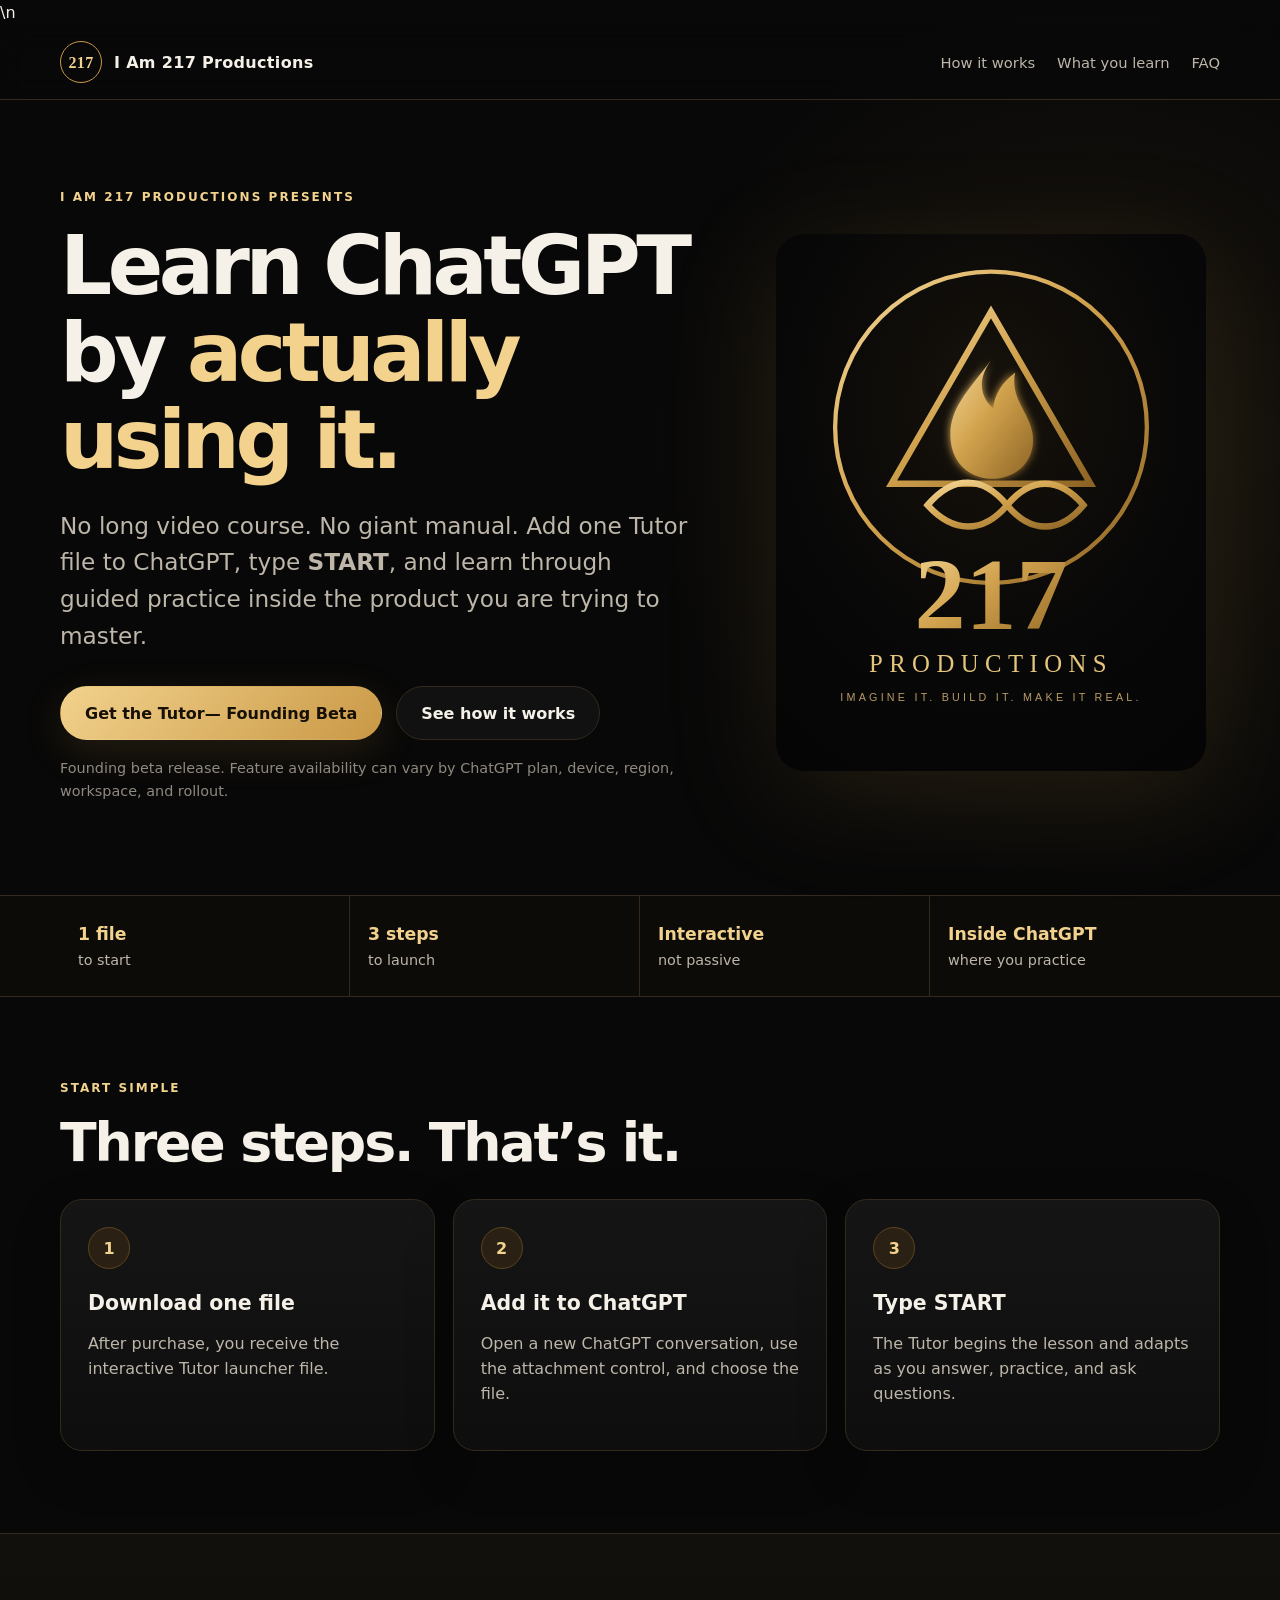
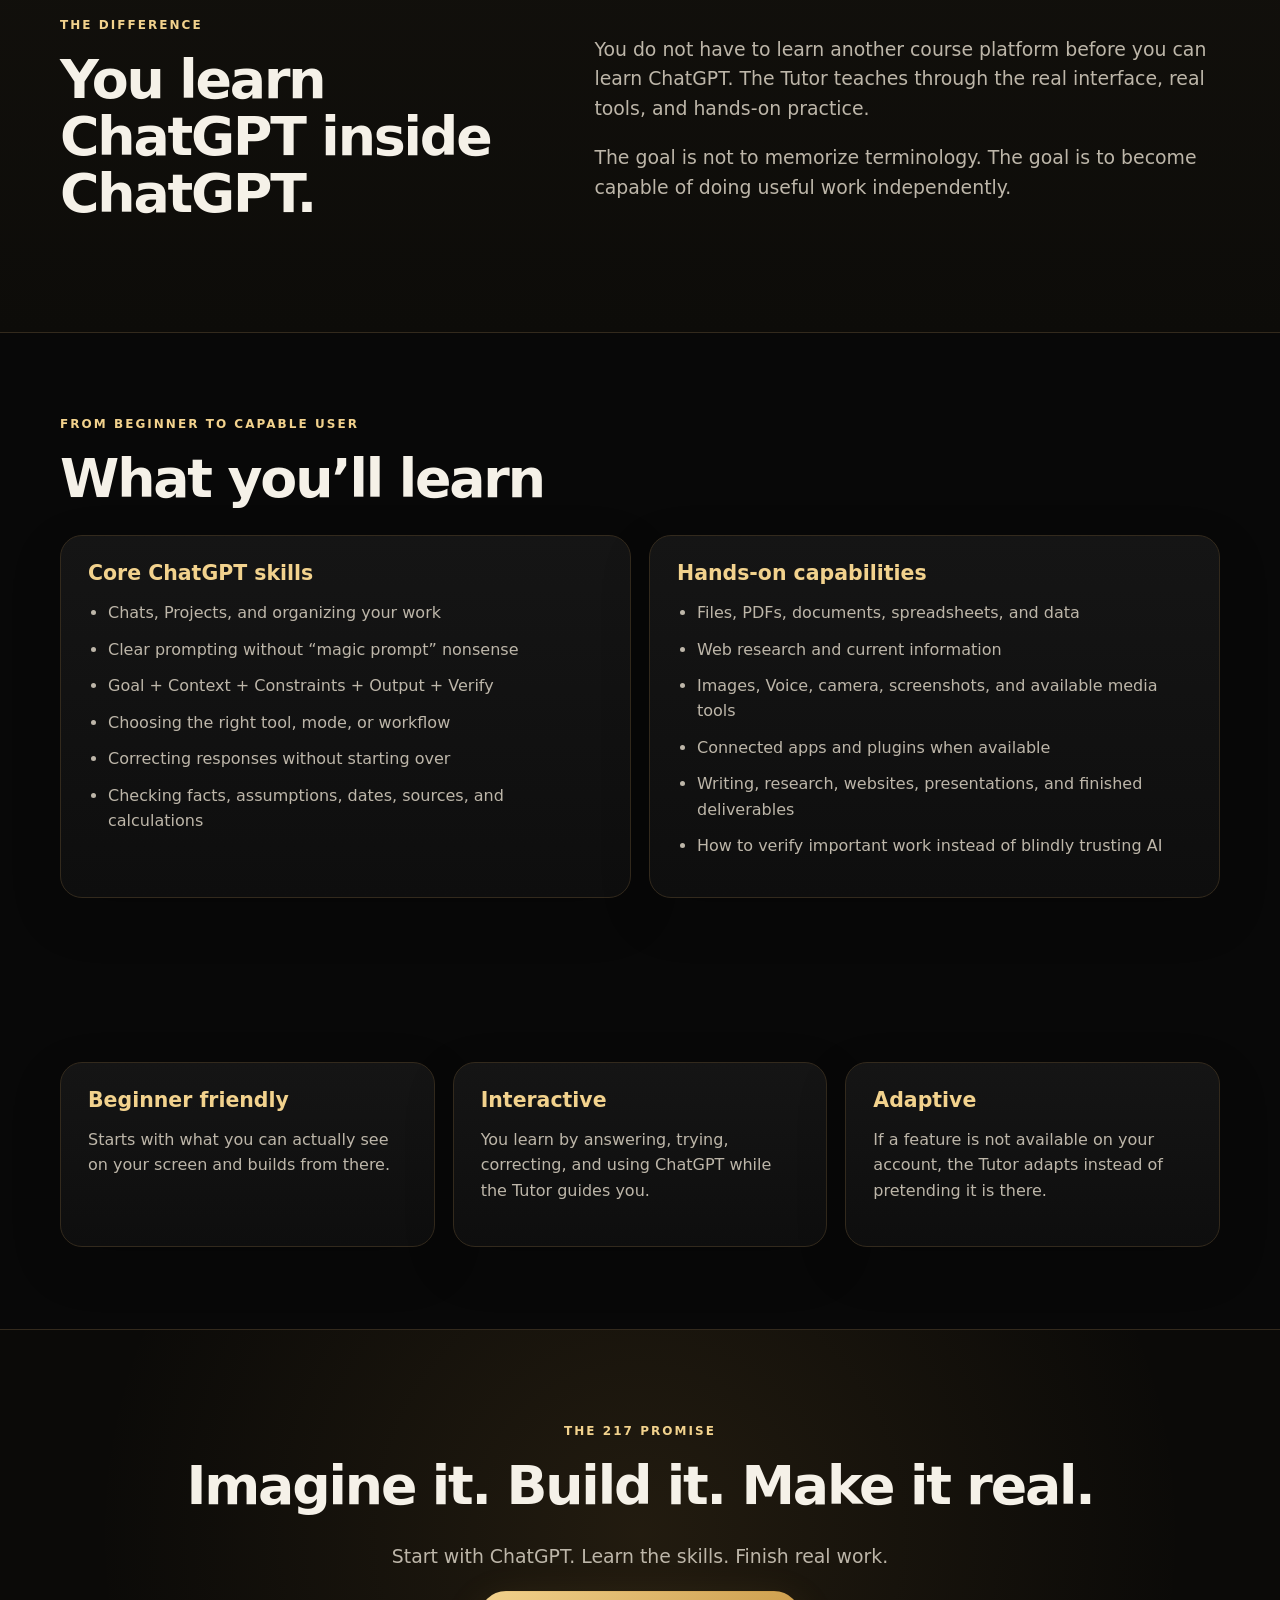
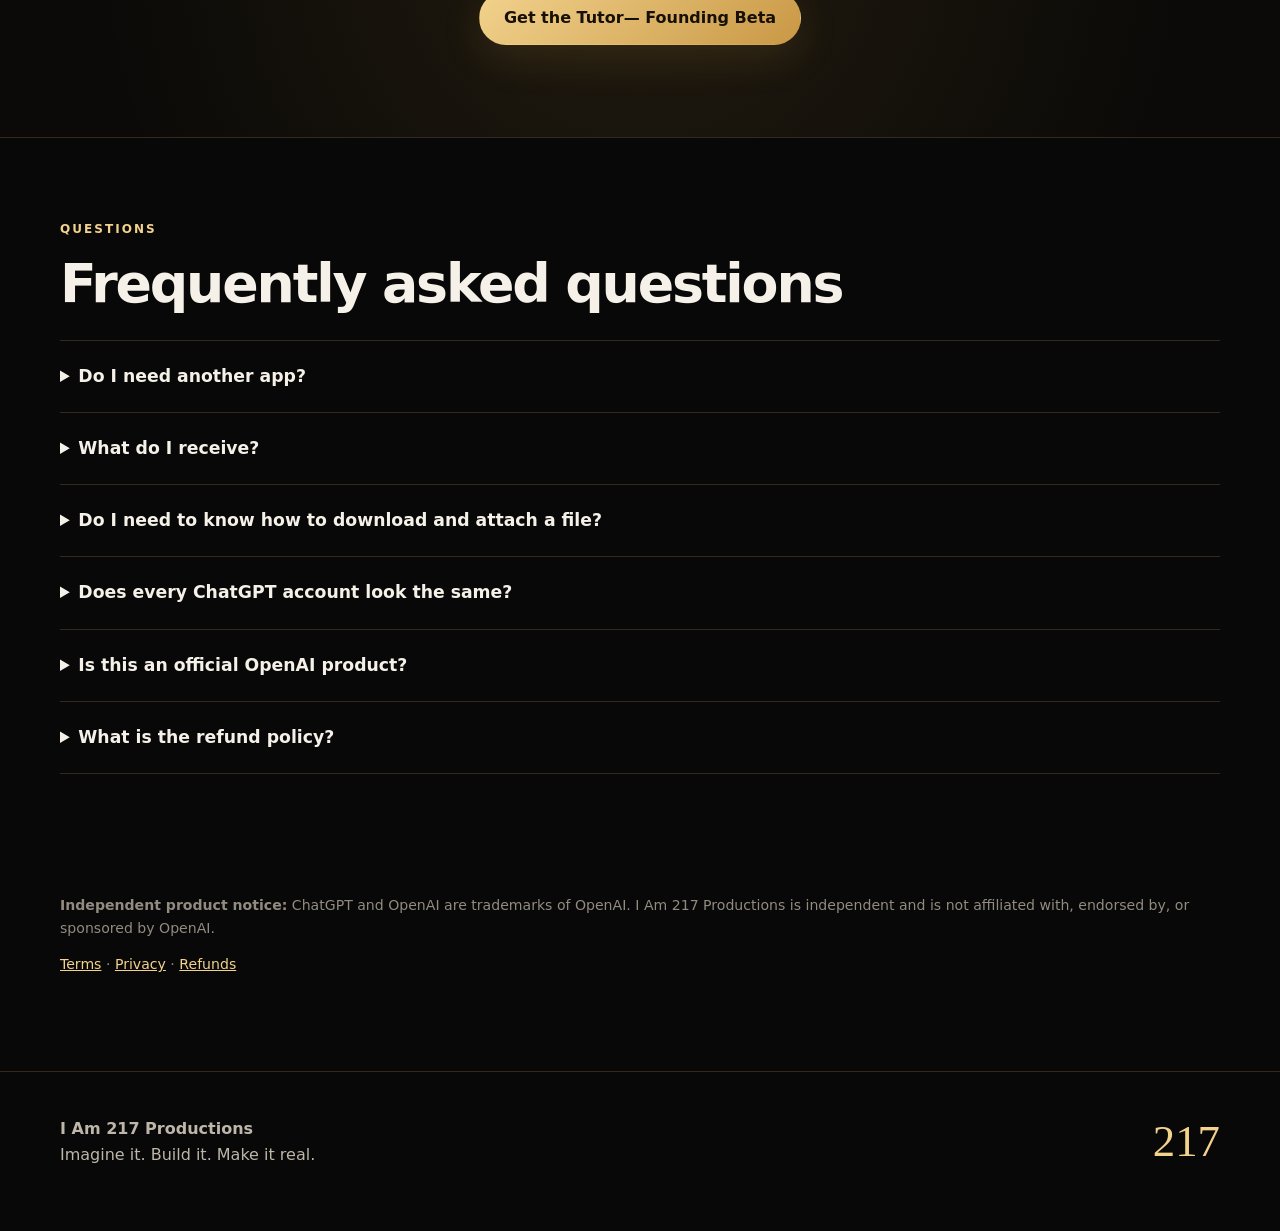
<file: index.html>
<!doctype html>
<html lang="en">
<head>
  <meta charset="utf-8">
  <meta name="viewport" content="width=device-width,initial-scale=1">
  <title>217 Interactive Tutor | I Am 217 Productions</title>
  <meta name="description" content="Learn ChatGPT by actually using it. One file. One chat. Type START.">
  <meta name="theme-color" content="#080808">\n  <link rel="icon" href="favicon.svg" type="image/svg+xml">
  <link rel="stylesheet" href="styles.css">
  <script src="site-config.js" defer></script>
  <script src="site.js" defer></script>
</head>
<body>
<header class="topbar">
  <div class="wrap nav">
    <a class="brand" href="#top" aria-label="I Am 217 Productions home">
      <span class="mini-mark">217</span>
      <span>I Am 217 Productions</span>
    </a>
    <nav><a href="#how">How it works</a><a href="#learn">What you learn</a><a href="#faq">FAQ</a></nav>
  </div>
</header>

<main id="top">
  <section class="hero wrap">
    <div class="hero-copy">
      <div class="eyebrow">I AM 217 PRODUCTIONS PRESENTS</div>
      <h1>Learn ChatGPT by <span>actually using it.</span></h1>
      <p class="lead">No long video course. No giant manual. Add one Tutor file to ChatGPT, type <strong>START</strong>, and learn through guided practice inside the product you are trying to master.</p>
      <div class="hero-actions">
        <a class="button primary buy-link" href="#">Get the Tutor <span class="price-label"></span></a>
        <a class="button secondary" href="#how">See how it works</a>
      </div>
      <p class="micro">Founding beta release. Feature availability can vary by ChatGPT plan, device, region, workspace, and rollout.</p>
    </div>
    <div class="hero-art">
      <img class="brand-mark" src="brand-mark.svg" alt="I Am 217 Productions — Imagine it. Build it. Make it real.">
    </div>
  </section>

  <section class="proofbar">
    <div class="wrap proofgrid">
      <div><strong>1 file</strong><span>to start</span></div>
      <div><strong>3 steps</strong><span>to launch</span></div>
      <div><strong>Interactive</strong><span>not passive</span></div>
      <div><strong>Inside ChatGPT</strong><span>where you practice</span></div>
    </div>
  </section>

  <section id="how" class="section wrap">
    <div class="section-kicker">START SIMPLE</div>
    <h2>Three steps. That’s it.</h2>
    <div class="cards three">
      <article class="card"><div class="num">1</div><h3>Download one file</h3><p>After purchase, you receive the interactive Tutor launcher file.</p></article>
      <article class="card"><div class="num">2</div><h3>Add it to ChatGPT</h3><p>Open a new ChatGPT conversation, use the attachment control, and choose the file.</p></article>
      <article class="card"><div class="num">3</div><h3>Type START</h3><p>The Tutor begins the lesson and adapts as you answer, practice, and ask questions.</p></article>
    </div>
  </section>

  <section class="section darkband">
    <div class="wrap split">
      <div>
        <div class="section-kicker">THE DIFFERENCE</div>
        <h2>You learn ChatGPT inside ChatGPT.</h2>
      </div>
      <div>
        <p class="wide">You do not have to learn another course platform before you can learn ChatGPT. The Tutor teaches through the real interface, real tools, and hands-on practice.</p>
        <p class="wide">The goal is not to memorize terminology. The goal is to become capable of doing useful work independently.</p>
      </div>
    </div>
  </section>

  <section id="learn" class="section wrap">
    <div class="section-kicker">FROM BEGINNER TO CAPABLE USER</div>
    <h2>What you’ll learn</h2>
    <div class="cards two">
      <article class="card feature">
        <h3>Core ChatGPT skills</h3>
        <ul>
          <li>Chats, Projects, and organizing your work</li>
          <li>Clear prompting without “magic prompt” nonsense</li>
          <li>Goal + Context + Constraints + Output + Verify</li>
          <li>Choosing the right tool, mode, or workflow</li>
          <li>Correcting responses without starting over</li>
          <li>Checking facts, assumptions, dates, sources, and calculations</li>
        </ul>
      </article>
      <article class="card feature">
        <h3>Hands-on capabilities</h3>
        <ul>
          <li>Files, PDFs, documents, spreadsheets, and data</li>
          <li>Web research and current information</li>
          <li>Images, Voice, camera, screenshots, and available media tools</li>
          <li>Connected apps and plugins when available</li>
          <li>Writing, research, websites, presentations, and finished deliverables</li>
          <li>How to verify important work instead of blindly trusting AI</li>
        </ul>
      </article>
    </div>
  </section>

  <section class="section wrap">
    <div class="cards three">
      <article class="card statement"><h3>Beginner friendly</h3><p>Starts with what you can actually see on your screen and builds from there.</p></article>
      <article class="card statement"><h3>Interactive</h3><p>You learn by answering, trying, correcting, and using ChatGPT while the Tutor guides you.</p></article>
      <article class="card statement"><h3>Adaptive</h3><p>If a feature is not available on your account, the Tutor adapts instead of pretending it is there.</p></article>
    </div>
  </section>

  <section class="cta">
    <div class="wrap centered">
      <div class="section-kicker">THE 217 PROMISE</div>
      <h2>Imagine it. Build it. Make it real.</h2>
      <p class="wide center-copy">Start with ChatGPT. Learn the skills. Finish real work.</p>
      <a class="button primary buy-link" href="#">Get the Tutor <span class="price-label"></span></a>
    </div>
  </section>

  <section id="faq" class="section wrap faq">
    <div class="section-kicker">QUESTIONS</div>
    <h2>Frequently asked questions</h2>
    <details><summary>Do I need another app?</summary><p>No separate training app is required. You use your own ChatGPT account and the Tutor file you receive.</p></details>
    <details><summary>What do I receive?</summary><p>The founding beta is intentionally simple: one interactive Tutor launcher file, plus clear start instructions.</p></details>
    <details><summary>Do I need to know how to download and attach a file?</summary><p>You need to be able to save the file and choose it from ChatGPT’s attachment control. The delivery instructions show the steps clearly.</p></details>
    <details><summary>Does every ChatGPT account look the same?</summary><p>No. Features can vary by plan, device, region, workspace settings, and rollout. The Tutor is designed to ask what you actually see and adapt.</p></details>
    <details><summary>Is this an official OpenAI product?</summary><p>No. This is an independent educational product from I Am 217 Productions. It is not affiliated with, sponsored by, or endorsed by OpenAI.</p></details>
    <details><summary>What is the refund policy?</summary><p>The final founding-beta refund policy will be posted before paid checkout is enabled.</p></details>
  </section>

  <section class="section wrap legal-note">
    <p><strong>Independent product notice:</strong> ChatGPT and OpenAI are trademarks of OpenAI. I Am 217 Productions is independent and is not affiliated with, endorsed by, or sponsored by OpenAI.</p>
    <p><a href="terms.html">Terms</a> · <a href="privacy.html">Privacy</a> · <a href="refunds.html">Refunds</a></p>
  </section>
</main>

<footer>
  <div class="wrap footer-inner">
    <div><strong>I Am 217 Productions</strong><br><span>Imagine it. Build it. Make it real.</span></div>
    <div class="footer-217">217</div>
  </div>
</footer>
</body>
</html>
</file>
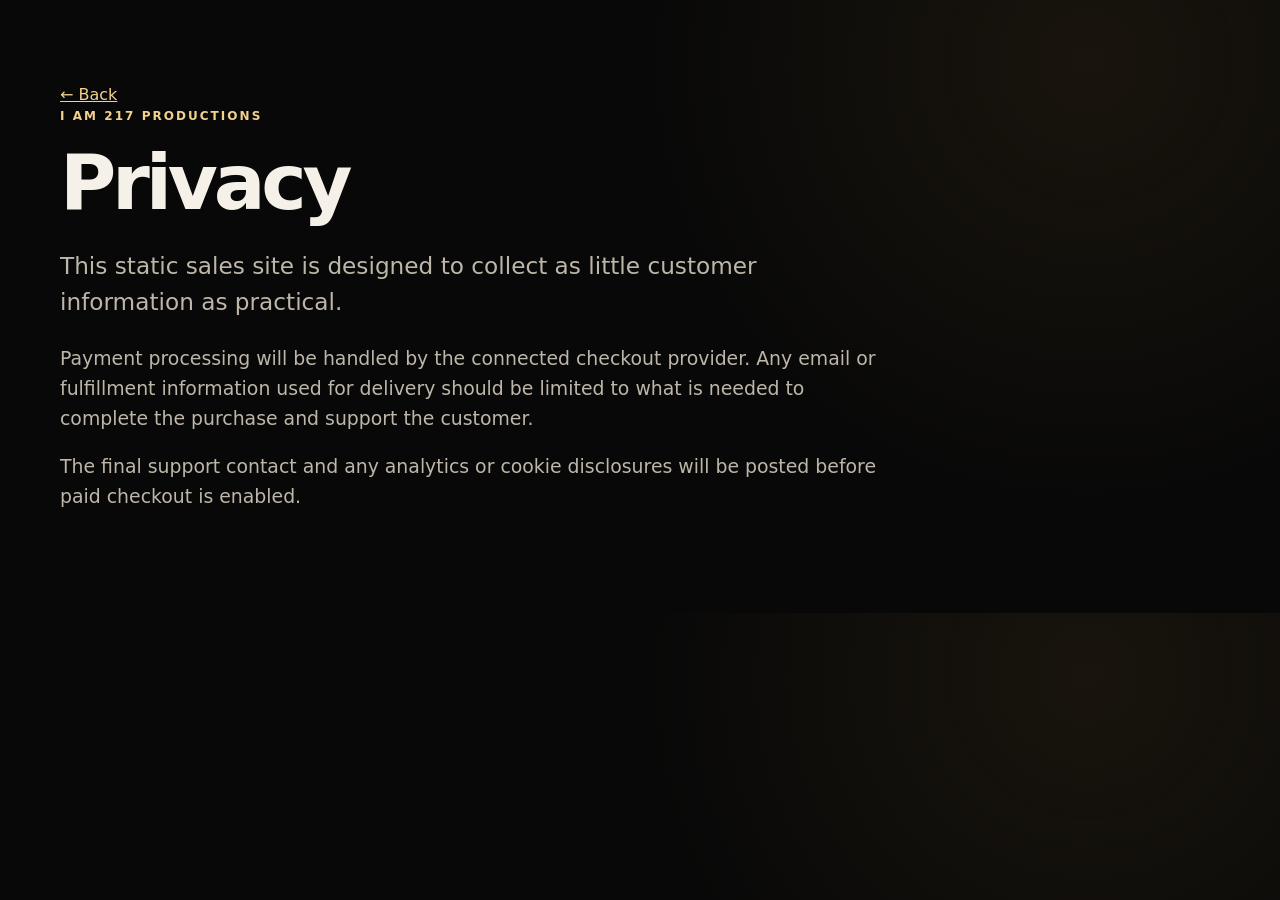
<file: privacy.html>
<!doctype html><html lang="en"><head><meta charset="utf-8"><meta name="viewport" content="width=device-width,initial-scale=1"><title>Privacy | I Am 217 Productions</title><link rel="stylesheet" href="styles.css"></head><body><main class="section wrap"><a href="index.html">← Back</a><div class="section-kicker">I AM 217 PRODUCTIONS</div><h1 style="font-size:clamp(2.8rem,6vw,5rem)">Privacy</h1><p class="lead">This static sales site is designed to collect as little customer information as practical.</p><p class="wide">Payment processing will be handled by the connected checkout provider. Any email or fulfillment information used for delivery should be limited to what is needed to complete the purchase and support the customer.</p><p class="wide">The final support contact and any analytics or cookie disclosures will be posted before paid checkout is enabled.</p></main></body></html>
</file>
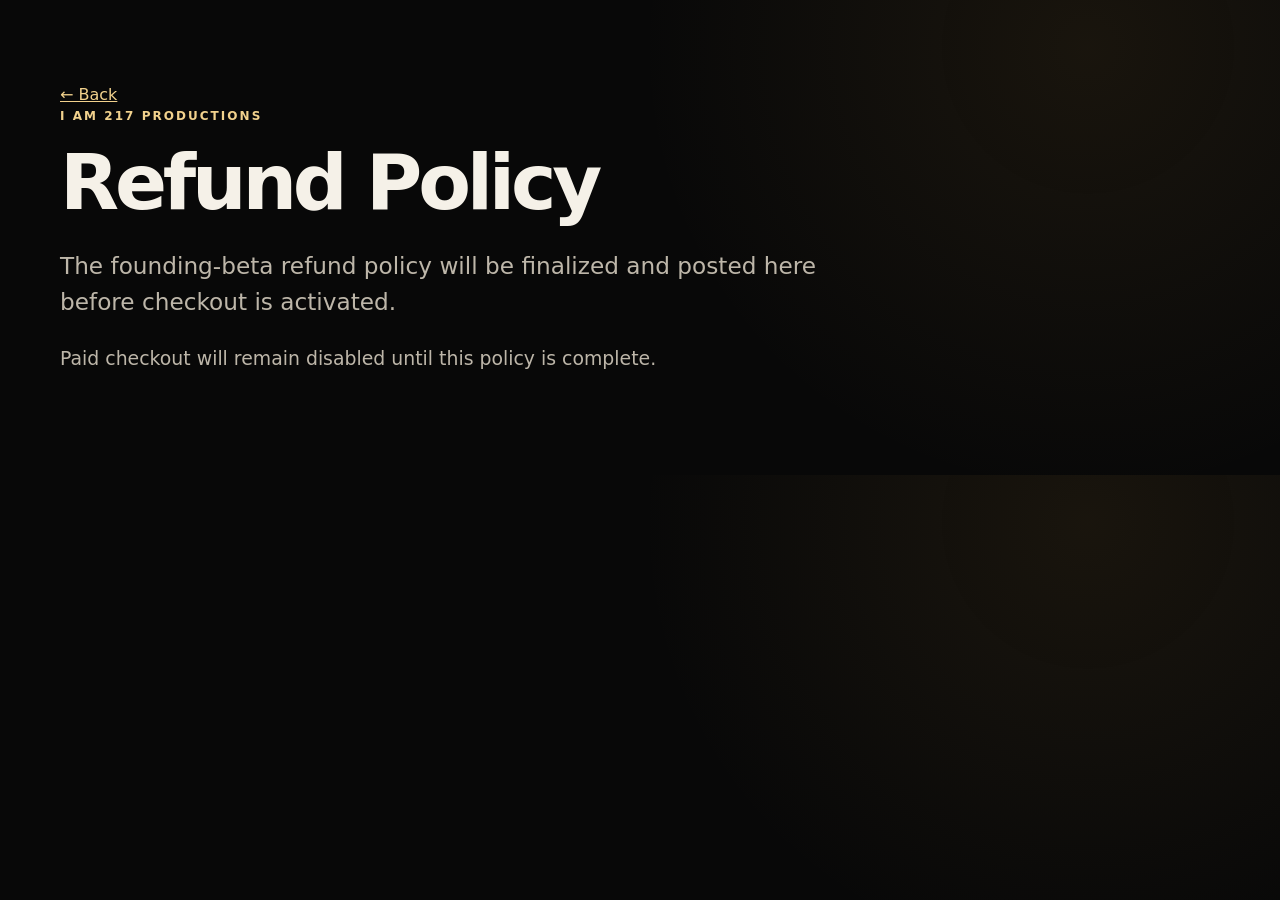
<file: refunds.html>
<!doctype html><html lang="en"><head><meta charset="utf-8"><meta name="viewport" content="width=device-width,initial-scale=1"><title>Refunds | I Am 217 Productions</title><link rel="stylesheet" href="styles.css"></head><body><main class="section wrap"><a href="index.html">← Back</a><div class="section-kicker">I AM 217 PRODUCTIONS</div><h1 style="font-size:clamp(2.8rem,6vw,5rem)">Refund Policy</h1><p class="lead">The founding-beta refund policy will be finalized and posted here before checkout is activated.</p><p class="wide">Paid checkout will remain disabled until this policy is complete.</p></main></body></html>
</file>
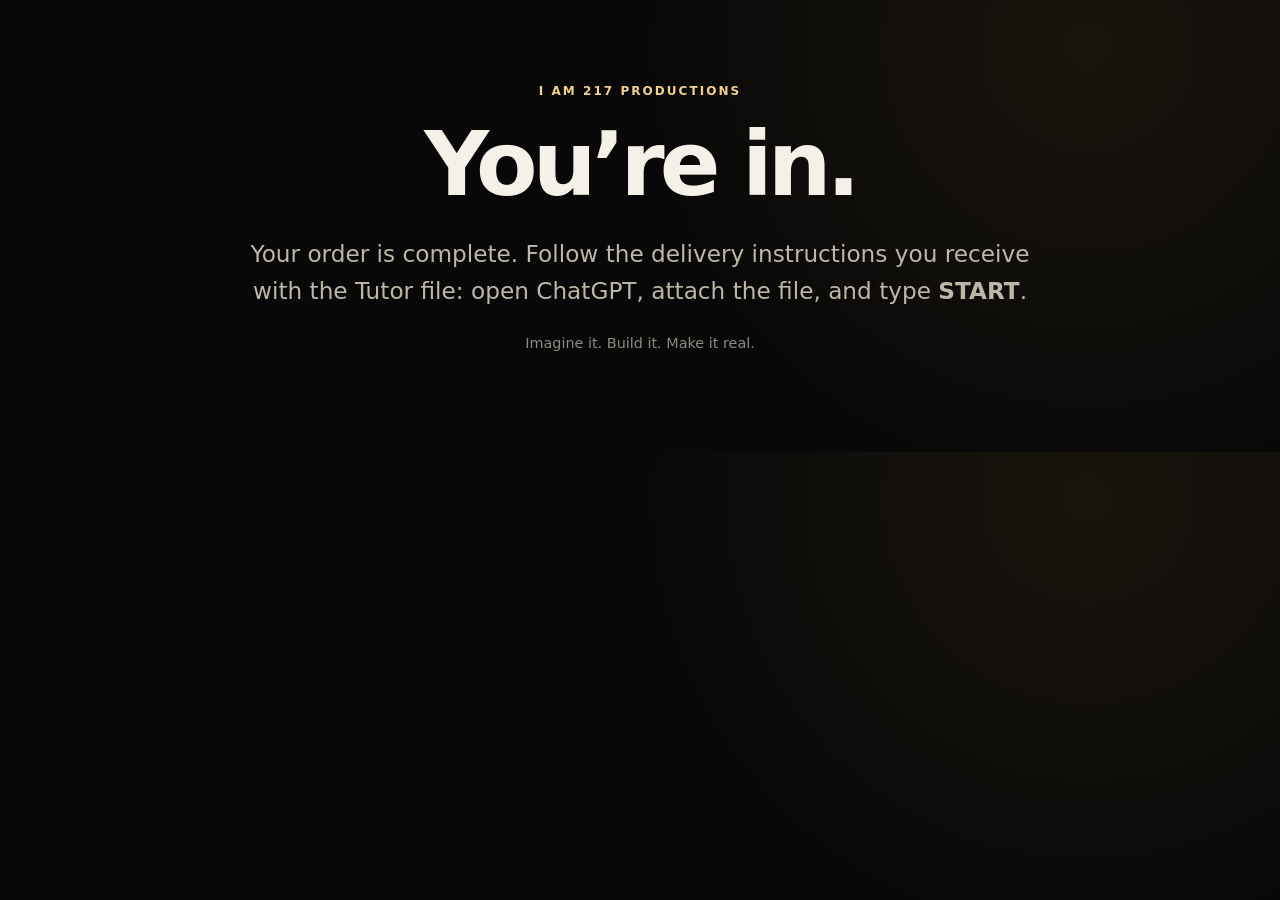
<file: success.html>
<!doctype html><html lang="en"><head><meta charset="utf-8"><meta name="viewport" content="width=device-width,initial-scale=1"><title>Thank You | I Am 217 Productions</title><link rel="stylesheet" href="styles.css"></head><body><main class="section wrap centered"><div class="section-kicker">I AM 217 PRODUCTIONS</div><h1 style="font-size:clamp(3rem,7vw,6rem)">You’re in.</h1><p class="lead center-copy">Your order is complete. Follow the delivery instructions you receive with the Tutor file: open ChatGPT, attach the file, and type <strong>START</strong>.</p><p class="micro">Imagine it. Build it. Make it real.</p></main></body></html>
</file>
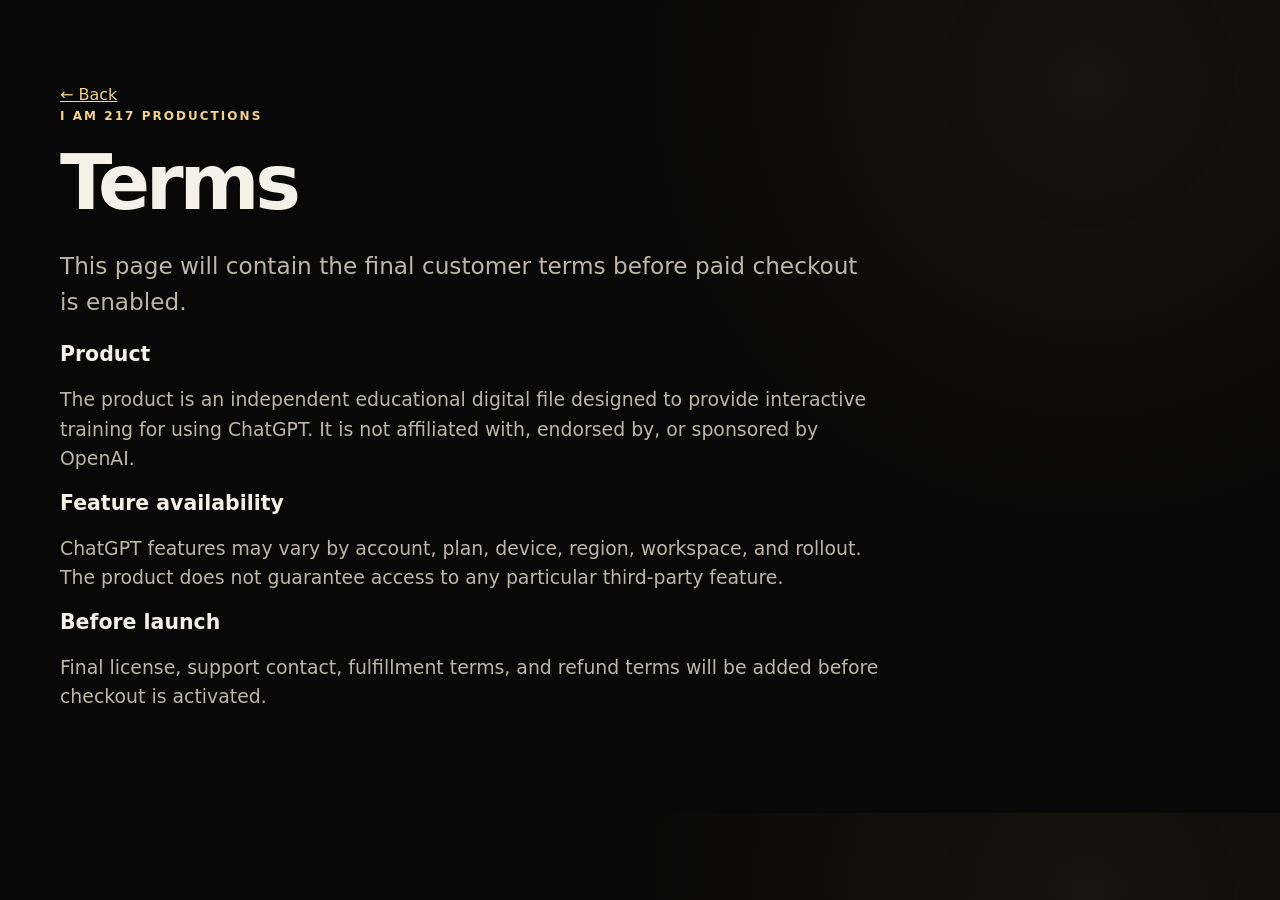
<file: terms.html>
<!doctype html><html lang="en"><head><meta charset="utf-8"><meta name="viewport" content="width=device-width,initial-scale=1"><title>Terms | I Am 217 Productions</title><link rel="stylesheet" href="styles.css"></head><body><main class="section wrap"><a href="index.html">← Back</a><div class="section-kicker">I AM 217 PRODUCTIONS</div><h1 style="font-size:clamp(2.8rem,6vw,5rem)">Terms</h1><p class="lead">This page will contain the final customer terms before paid checkout is enabled.</p><h3>Product</h3><p class="wide">The product is an independent educational digital file designed to provide interactive training for using ChatGPT. It is not affiliated with, endorsed by, or sponsored by OpenAI.</p><h3>Feature availability</h3><p class="wide">ChatGPT features may vary by account, plan, device, region, workspace, and rollout. The product does not guarantee access to any particular third-party feature.</p><h3>Before launch</h3><p class="wide">Final license, support contact, fulfillment terms, and refund terms will be added before checkout is activated.</p></main></body></html>
</file>
<file: styles.css>
:root{
  --bg:#080808;--panel:#111;--panel2:#17130d;--text:#f5f1e8;--muted:#bdb6a9;
  --gold:#c99845;--gold2:#f2d28d;--gold3:#8d6424;--line:#332a1d;--max:1160px
}
*{box-sizing:border-box}
html{scroll-behavior:smooth}
body{margin:0;background:
  radial-gradient(circle at 85% 10%,rgba(201,152,69,.09),transparent 28rem),
  var(--bg);color:var(--text);font-family:Inter,ui-sans-serif,system-ui,-apple-system,BlinkMacSystemFont,"Segoe UI",sans-serif;line-height:1.58}
a{color:var(--gold2)}
.wrap{width:min(var(--max),calc(100% - 36px));margin-inline:auto}
.topbar{position:sticky;top:0;z-index:20;background:rgba(8,8,8,.88);backdrop-filter:blur(14px);border-bottom:1px solid var(--line)}
.nav{min-height:74px;display:flex;align-items:center;justify-content:space-between;gap:24px}
.brand{display:flex;align-items:center;gap:12px;text-decoration:none;color:var(--text);font-weight:850;letter-spacing:.02em}
.mini-mark{width:42px;height:42px;display:grid;place-items:center;border:1px solid var(--gold);border-radius:50%;color:var(--gold2);font-family:Georgia,serif;font-weight:800}
nav{display:flex;gap:22px} nav a{text-decoration:none;color:var(--muted);font-size:.92rem}
nav a:hover{color:var(--gold2)}
.hero{display:grid;grid-template-columns:1.25fr .75fr;gap:64px;align-items:center;padding:88px 0 78px}
.eyebrow,.section-kicker{color:var(--gold2);font-size:.75rem;font-weight:900;letter-spacing:.17em;margin-bottom:16px}
h1,h2,h3{line-height:1.06;margin-top:0}
h1{font-size:clamp(3rem,6.4vw,6.2rem);letter-spacing:-.055em;margin-bottom:24px}
h1 span{color:var(--gold2)}
h2{font-size:clamp(2.15rem,4.2vw,4rem);letter-spacing:-.04em;margin-bottom:28px}
h3{font-size:1.28rem;margin-bottom:12px}
.lead{font-size:clamp(1.12rem,2vw,1.45rem);max-width:820px;color:var(--muted)}
.hero-actions{display:flex;gap:14px;flex-wrap:wrap;margin-top:32px}
.button{display:inline-flex;align-items:center;justify-content:center;min-height:54px;padding:0 24px;border-radius:999px;text-decoration:none;font-weight:900;border:1px solid var(--line);transition:.2s ease}
.button:hover{transform:translateY(-2px)}
.primary{background:linear-gradient(135deg,var(--gold2),var(--gold));color:#171006;border-color:transparent;box-shadow:0 12px 40px rgba(201,152,69,.15)}
.secondary{color:var(--text);background:#111}
.micro{font-size:.9rem;color:#8f897f;margin-top:17px}
.hero-art{text-align:center;padding:30px 14px}
.seal{width:min(320px,72vw);aspect-ratio:1;margin:0 auto 14px;border:3px solid var(--gold);border-radius:50%;position:relative;box-shadow:0 0 55px rgba(201,152,69,.12),inset 0 0 35px rgba(201,152,69,.04)}
.triangle{position:absolute;left:50%;top:13%;transform:translateX(-50%);width:0;height:0;border-left:105px solid transparent;border-right:105px solid transparent;border-bottom:185px solid rgba(201,152,69,.95);filter:drop-shadow(0 0 8px rgba(242,210,141,.18))}
.triangle:after{content:"";position:absolute;left:-93px;top:14px;width:0;height:0;border-left:93px solid transparent;border-right:93px solid transparent;border-bottom:164px solid #080808}
.flame{position:absolute;left:50%;top:35%;transform:translate(-50%,-50%);font-size:76px;color:var(--gold2);z-index:2;text-shadow:0 0 24px rgba(242,210,141,.35)}
.infinity{position:absolute;left:50%;bottom:8%;transform:translateX(-50%);font-family:Georgia,serif;font-size:82px;color:var(--gold2);z-index:3}
.big217{font-family:Georgia,serif;font-size:clamp(4rem,8vw,6.8rem);line-height:.9;color:var(--gold2);text-shadow:0 0 28px rgba(201,152,69,.18)}
.productions{font-family:Georgia,serif;letter-spacing:.24em;color:var(--gold2);font-size:clamp(.95rem,2vw,1.4rem);margin-top:8px}
.motto{font-size:.68rem;letter-spacing:.19em;color:#b89b65;margin-top:10px}
.proofbar{border-block:1px solid var(--line);background:#0d0b08}
.proofgrid{display:grid;grid-template-columns:repeat(4,1fr)}
.proofgrid div{padding:25px 18px;border-right:1px solid var(--line);display:flex;flex-direction:column}
.proofgrid div:last-child{border-right:0}.proofgrid strong{color:var(--gold2);font-size:1.08rem}.proofgrid span{color:var(--muted);font-size:.9rem}
.section{padding:82px 0}
.darkband{background:linear-gradient(180deg,#12100c,#0d0c09);border-block:1px solid var(--line)}
.split{display:grid;grid-template-columns:.85fr 1.15fr;gap:72px;align-items:start}
.wide{font-size:1.18rem;color:var(--muted);max-width:820px}
.cards{display:grid;gap:18px}.cards.three{grid-template-columns:repeat(3,1fr)}.cards.two{grid-template-columns:repeat(2,1fr)}
.card{background:linear-gradient(180deg,#151515,#0e0e0e);border:1px solid var(--line);border-radius:22px;padding:27px;box-shadow:0 18px 50px rgba(0,0,0,.18)}
.card p,.card li{color:var(--muted)}.card ul{padding-left:20px;margin-bottom:0}.card li{margin:.7rem 0}
.num{width:42px;height:42px;border-radius:50%;display:grid;place-items:center;background:#2a2114;color:var(--gold2);font-weight:900;margin-bottom:24px;border:1px solid #5b431f}
.feature h3,.statement h3{color:var(--gold2)}
.cta{padding:92px 0;background:radial-gradient(circle at center,rgba(201,152,69,.12),transparent 34rem),#0b0a08;border-block:1px solid var(--line)}
.centered{text-align:center}.center-copy{margin-inline:auto}
.faq details{border-top:1px solid var(--line);padding:22px 0}.faq details:last-child{border-bottom:1px solid var(--line)}
.faq summary{cursor:pointer;font-weight:850;font-size:1.08rem}.faq p{color:var(--muted);max-width:860px}
.legal-note{font-size:.88rem;color:#928b80;padding-top:24px}
footer{border-top:1px solid var(--line);padding:34px 0 54px;color:var(--muted)}
.footer-inner{display:flex;justify-content:space-between;gap:20px;align-items:center}.footer-217{font-family:Georgia,serif;font-size:2.8rem;color:var(--gold2)}
@media(max-width:900px){.hero,.split{grid-template-columns:1fr}.hero{gap:25px;padding-top:60px}.hero-art{order:-1}.seal{width:min(230px,62vw)}.proofgrid{grid-template-columns:repeat(2,1fr)}.cards.three,.cards.two{grid-template-columns:1fr}}
@media(max-width:640px){nav{display:none}.proofgrid{grid-template-columns:1fr 1fr}.proofgrid div:nth-child(2){border-right:0}.hero-art{padding-top:4px}.productions{letter-spacing:.14em}}
.brand-mark{display:block;width:min(430px,88vw);margin-inline:auto;filter:drop-shadow(0 24px 55px rgba(201,152,69,.12));border-radius:28px}
</file>
